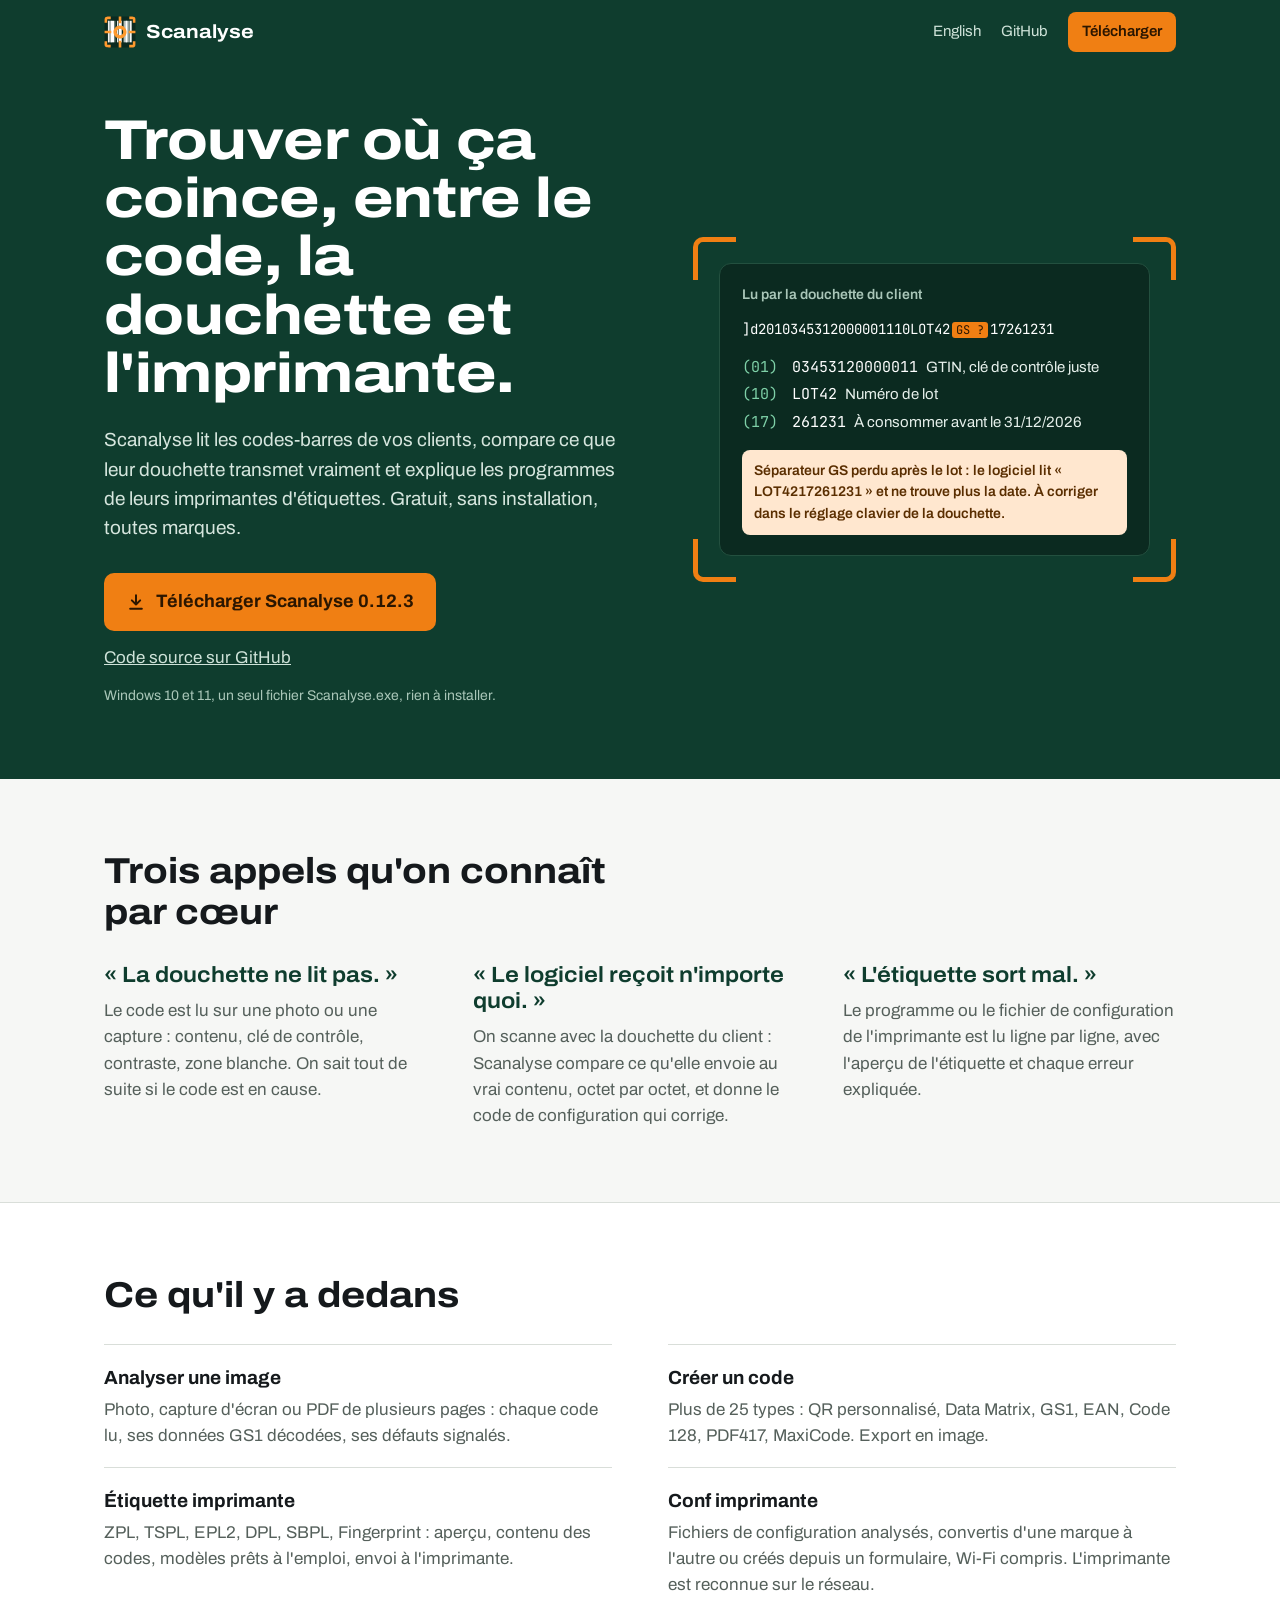
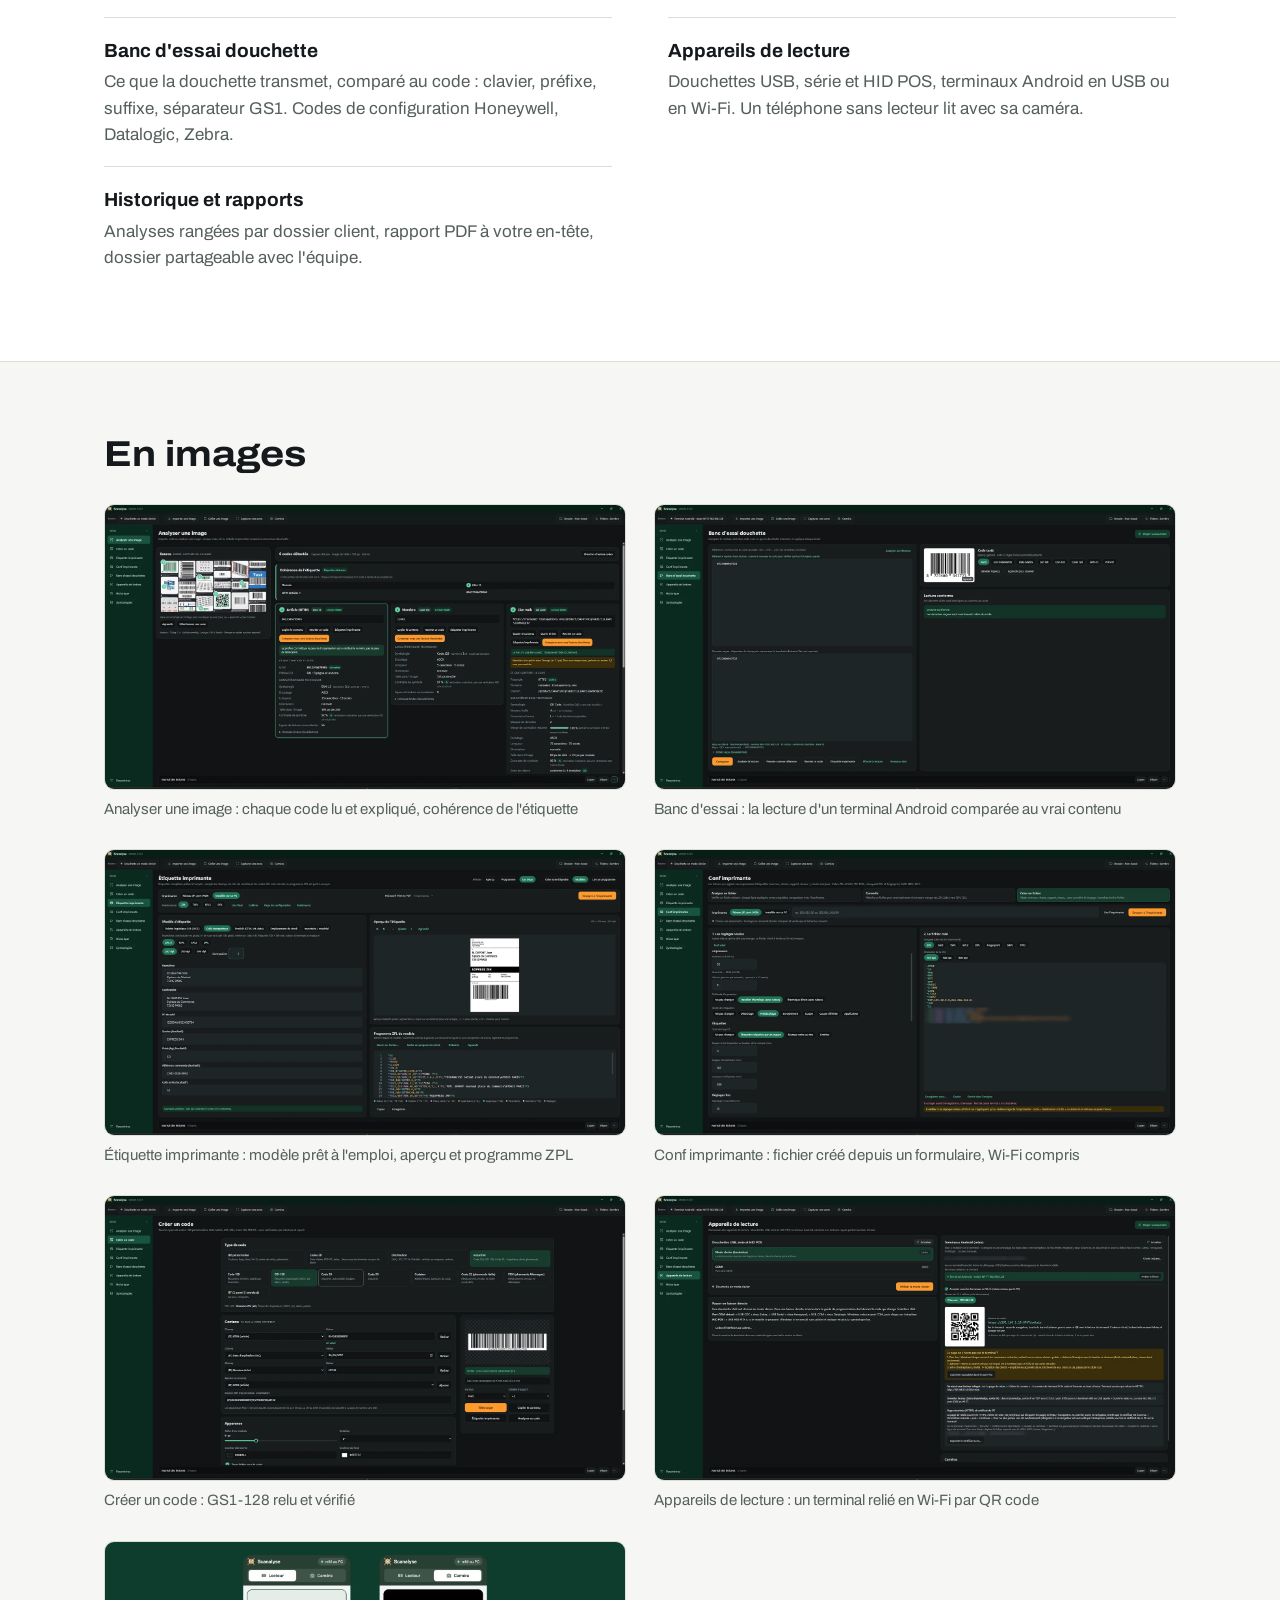
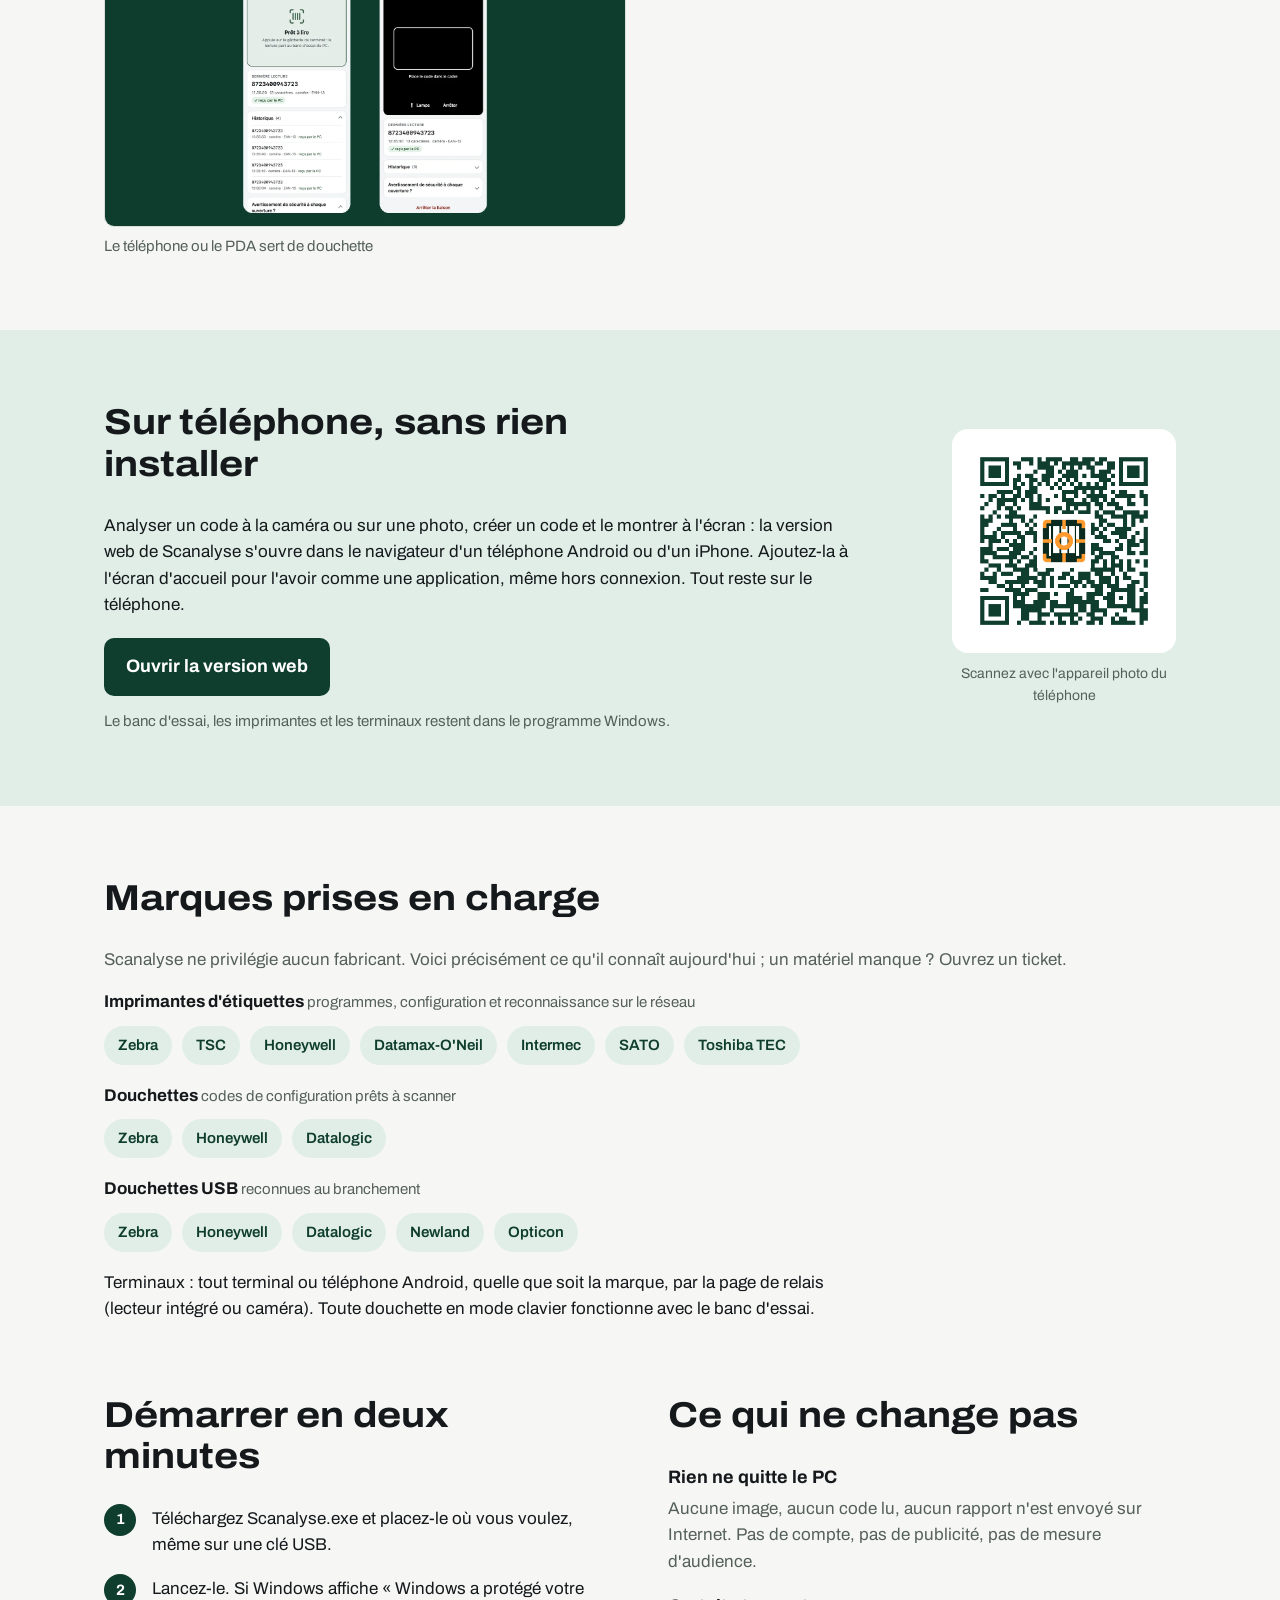
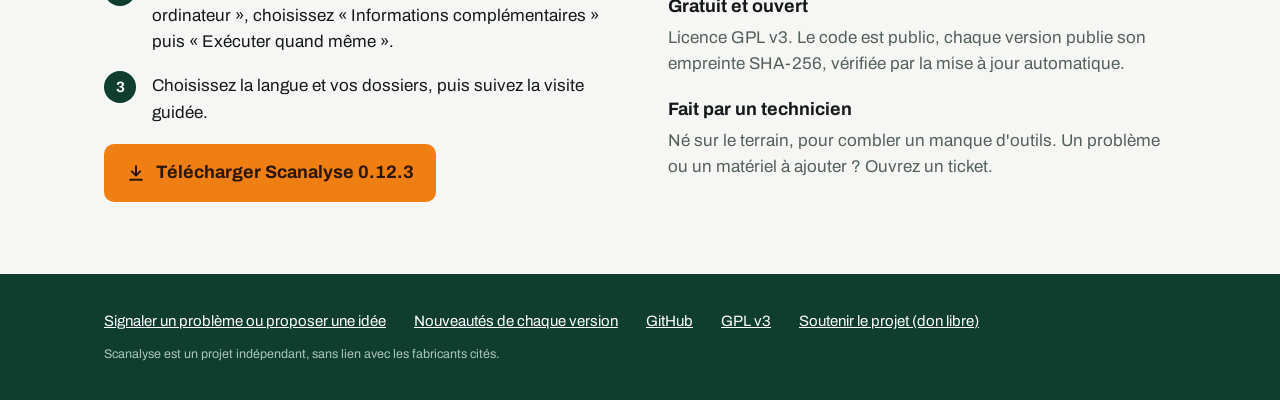
<file: site/index.html>
<!doctype html>
<html lang="fr">
<head>
<meta charset="utf-8">
<meta name="viewport" content="width=device-width,initial-scale=1">
<title>Scanalyse — la boîte à outils gratuite du technicien codes-barres</title>
<meta name="description" content="Programme Windows gratuit : lire et expliquer les codes-barres (GS1, QR, Data Matrix), tester une douchette, lire et envoyer les programmes et fichiers de configuration des imprimantes d&#x27;étiquettes, toutes marques.">
<link rel="canonical" href="https://kanard-compagny.github.io/scanalyse/">
<link rel="alternate" hreflang="fr" href="https://kanard-compagny.github.io/scanalyse/">
<link rel="alternate" hreflang="en" href="https://kanard-compagny.github.io/scanalyse/en/">
<link rel="icon" type="image/svg+xml" href="logo-petit.svg">
<meta property="og:type" content="website">
<meta property="og:title" content="Scanalyse — la boîte à outils gratuite du technicien codes-barres">
<meta property="og:description" content="Programme Windows gratuit : lire et expliquer les codes-barres (GS1, QR, Data Matrix), tester une douchette, lire et envoyer les programmes et fichiers de configuration des imprimantes d&#x27;étiquettes, toutes marques.">
<meta property="og:image" content="https://kanard-compagny.github.io/scanalyse/og.png">
<meta property="og:url" content="https://kanard-compagny.github.io/scanalyse/">
<meta name="twitter:card" content="summary_large_image">
<meta name="theme-color" content="#0F3D2E">
<style>
@font-face{font-family:Archivo;src:url(fonts/archivo.woff2) format("woff2");font-weight:100 900;font-stretch:62% 125%;font-display:swap}
@font-face{font-family:"JetBrains Mono";src:url(fonts/jetbrains-mono.woff2) format("woff2");font-weight:400;font-display:swap}
:root{--forest:#0F3D2E;--deep:#0B2A20;--brand:#145C43;--mint:#E1EEE8;--paper:#F6F7F5;--ink:#15191C;--muted:#55605B;--line:#D9DED9;--orange:#F07F13;--orange-ink:#2B1600;--warn:#FFE7CF}
*{box-sizing:border-box}
html{-webkit-text-size-adjust:100%}
body{margin:0;background:var(--paper);color:var(--ink);font:400 17px/1.55 Archivo,"Segoe UI",system-ui,sans-serif;font-stretch:100%}
a{color:var(--brand)}
a:focus-visible,button:focus-visible{outline:3px solid var(--orange);outline-offset:3px;border-radius:6px}
.wrap{max-width:1120px;margin:0 auto;padding:0 24px}
header.top{background:var(--forest);color:#fff}
header.top .wrap{display:flex;align-items:center;gap:18px;min-height:64px}
.brand{display:flex;align-items:center;gap:10px;color:#fff;text-decoration:none;font-weight:700;font-size:19px;font-stretch:112%}
.brand img{width:32px;height:32px}
header.top nav{margin-left:auto;display:flex;align-items:center;gap:20px;font-size:15px}
header.top nav a{color:#CFE3D9;text-decoration:none}
header.top nav a:hover{color:#fff;text-decoration:underline}
header.top nav a.dl{color:var(--orange-ink);background:var(--orange);padding:8px 14px;border-radius:8px;font-weight:600}
header.top nav a.dl:hover{text-decoration:none;filter:brightness(1.06)}
.hero{background:var(--forest);color:#fff;padding:48px 0 72px}
.hero .wrap{display:grid;grid-template-columns:1.05fr .95fr;gap:56px;align-items:center}
h1{font-size:clamp(34px,5vw,56px);line-height:1.04;font-weight:760;font-stretch:118%;letter-spacing:-.01em;margin:0 0 22px;max-width:15ch}
.lead{font-size:19px;color:#D6E6DE;max-width:36em;margin:0 0 30px}
.cta{display:flex;flex-wrap:wrap;align-items:center;gap:14px 22px}
.btn{display:inline-flex;align-items:center;gap:10px;background:var(--orange);color:var(--orange-ink);font-weight:700;font-size:18px;padding:15px 22px;border-radius:10px;text-decoration:none}
.btn:hover{filter:brightness(1.06)}
.btn svg{width:20px;height:20px}
.cta .src{color:#CFE3D9}
.note{font-size:14px;color:#A9C6B8;margin:14px 0 0}
/* Lecture dans le viseur : l'élément signature, repris des coins orange du logo */
.finder{position:relative;padding:26px}
.finder::before,.finder::after,.finder i::before,.finder i::after{content:"";position:absolute;width:38px;height:38px;border:5px solid var(--orange)}
.finder::before{top:0;left:0;border-right:0;border-bottom:0;border-top-left-radius:10px}
.finder::after{top:0;right:0;border-left:0;border-bottom:0;border-top-right-radius:10px}
.finder i::before{bottom:0;left:0;border-right:0;border-top:0;border-bottom-left-radius:10px}
.finder i::after{bottom:0;right:0;border-left:0;border-top:0;border-bottom-right-radius:10px}
.readout{background:var(--deep);border:1px solid #23503F;border-radius:12px;padding:20px 22px;font-size:15px}
.readout h2{font-size:14px;font-weight:600;color:#A9C6B8;margin:0 0 12px}
.raw{font-family:"JetBrains Mono",Consolas,monospace;font-size:14px;color:#fff;word-break:break-all;margin:0 0 16px;line-height:1.6}
.raw .gs{border-radius:3px;padding:0 4px;margin:0 2px;font-size:12px}
.raw .lost{color:var(--orange-ink);background:var(--orange)}
.ai{display:grid;grid-template-columns:auto 1fr;gap:4px 14px;margin:0}
.ai dt{font-family:"JetBrains Mono",Consolas,monospace;color:#7FD1A8}
.ai dd{margin:0;color:#E6F0EB}
.ai dd code{font-family:"JetBrains Mono",Consolas,monospace;color:#fff;margin-right:8px}
.warn{margin:16px 0 0;padding:10px 12px;border-radius:8px;background:var(--warn);color:#5A2E00;font-size:14px;font-weight:600}
section{padding:72px 0}
h2.sec{font-size:clamp(26px,3.2vw,36px);font-weight:720;font-stretch:112%;line-height:1.15;margin:0 0 28px;max-width:22ch}
.calls{display:grid;grid-template-columns:repeat(3,1fr);gap:36px}
.calls blockquote{margin:0 0 10px;font-size:22px;font-weight:650;font-stretch:108%;line-height:1.2;color:var(--forest)}
.calls p{margin:0;color:var(--muted)}
.tools{background:#fff;border-top:1px solid var(--line);border-bottom:1px solid var(--line)}
.tools dl{display:grid;grid-template-columns:repeat(2,1fr);gap:0 56px;margin:0}
.tools .row{padding:18px 0;border-top:1px solid var(--line)}
.tools dt{font-weight:700;font-size:19px;margin:0 0 4px}
.tools dd{margin:0;color:var(--muted);max-width:42em}
.shots{display:grid;grid-template-columns:repeat(2,1fr);gap:28px}
.shots figure{margin:0}
.shots img{width:100%;height:auto;border-radius:10px;border:1px solid var(--line);display:block;background:#fff}
.shots figcaption{font-size:15px;color:var(--muted);margin-top:8px}
.mobile{background:var(--mint)}
.mobile-grid{display:grid;grid-template-columns:1fr auto;gap:48px;align-items:center}
.mobile-qr{margin:0;width:224px;text-align:center}
.mobile-qr img{display:block;box-sizing:border-box;width:224px;height:224px;background:#fff;border-radius:16px;padding:12px}
.mobile-qr figcaption{font-size:14px;color:var(--muted);margin-top:10px}
@media (max-width:860px){.mobile-grid{grid-template-columns:1fr}.mobile-qr{display:none}}
.mobile p{max-width:44em;margin:0 0 20px}
.btn-green{background:var(--forest);color:#fff}
.note-dark{font-size:15px;color:var(--muted);margin:14px 0 0!important}
.brands p{color:var(--muted);margin:0 0 16px}
.brand-row{margin:0 0 18px}
.brand-row h3{font-size:17px;margin:0 0 10px}
.brand-row h3 small{font-weight:400;color:var(--muted);font-size:15px}
.brands-any{margin:6px 0 0!important;color:var(--ink)!important;max-width:44em}
.brands ul{list-style:none;margin:0;padding:0;display:flex;flex-wrap:wrap;gap:10px}
.brands li{background:var(--mint);color:var(--forest);font-weight:600;padding:8px 14px;border-radius:999px;font-size:15px}
.split{display:grid;grid-template-columns:1fr 1fr;gap:56px;align-items:start}
ol.steps{margin:0;padding:0;list-style:none;counter-reset:s}
ol.steps li{counter-increment:s;position:relative;padding:0 0 18px 48px}
ol.steps li::before{content:counter(s);position:absolute;left:0;top:-2px;width:32px;height:32px;border-radius:50%;background:var(--forest);color:#fff;font-weight:700;display:grid;place-items:center;font-size:15px}
.trust div{padding:0 0 18px}
.trust h3{margin:0 0 4px;font-size:18px}
.trust p{margin:0;color:var(--muted)}
footer{background:var(--forest);color:#CFE3D9;padding:36px 0;font-size:15px}
footer .wrap{display:flex;flex-wrap:wrap;gap:12px 28px;align-items:center}
footer a{color:#fff}
footer small{flex-basis:100%;color:#A9C6B8}
@media (max-width:860px){
 .hero .wrap,.split{grid-template-columns:1fr;gap:36px}
 .calls,.tools dl,.shots{grid-template-columns:1fr}
 .calls{gap:28px}
 header.top nav a.src{display:none}
 section{padding:52px 0}
}
@media (max-width:480px){.wrap{padding:0 16px}.finder{padding:18px}.btn{width:100%;justify-content:center}}
</style>
</head>
<body>
<header class="top"><div class="wrap">
  <a class="brand" href="./"><img src="logo.svg" alt="" width="32" height="32">Scanalyse</a>
  <nav><a href="en/" hreflang="en" lang="en">English</a><a class="src" href="https://github.com/Kanard-Compagny/scanalyse">GitHub</a><a class="dl" href="https://github.com/Kanard-Compagny/scanalyse/releases/latest/download/Scanalyse.exe">Télécharger</a></nav>
</div></header>
<main>
<div class="hero"><div class="wrap">
  <div>
    <h1>Trouver où ça coince, entre le code, la douchette et l&#x27;imprimante.</h1>
    <p class="lead">Scanalyse lit les codes-barres de vos clients, compare ce que leur douchette transmet vraiment et explique les programmes de leurs imprimantes d&#x27;étiquettes. Gratuit, sans installation, toutes marques.</p>
    <div class="cta">
      <a class="btn" href="https://github.com/Kanard-Compagny/scanalyse/releases/latest/download/Scanalyse.exe"><svg viewBox="0 0 24 24" fill="none" stroke="currentColor" stroke-width="2.4" stroke-linecap="round" stroke-linejoin="round" aria-hidden="true"><path d="M12 4v11M7 10l5 5 5-5M5 20h14"/></svg>Télécharger Scanalyse 0.12.3</a>
      <a class="src" href="https://github.com/Kanard-Compagny/scanalyse">Code source sur GitHub</a>
    </div>
    <p class="note">Windows 10 et 11, un seul fichier Scanalyse.exe, rien à installer.</p>
  </div>
  <div class="finder"><i></i>
    <div class="readout">
      <h2>Lu par la douchette du client</h2>
      <p class="raw">]d2010345312000001110LOT42<span class="gs lost">GS ?</span>17261231</p>
      <dl class="ai"><dt>(01)</dt><dd><code>03453120000011</code>GTIN, clé de contrôle juste</dd><dt>(10)</dt><dd><code>LOT42</code>Numéro de lot</dd><dt>(17)</dt><dd><code>261231</code>À consommer avant le 31/12/2026</dd></dl>
      <p class="warn">Séparateur GS perdu après le lot : le logiciel lit « LOT4217261231 » et ne trouve plus la date. À corriger dans le réglage clavier de la douchette.</p>
    </div>
  </div>
</div></div>

<section><div class="wrap">
  <h2 class="sec">Trois appels qu&#x27;on connaît par cœur</h2>
  <div class="calls"><div><blockquote>« La douchette ne lit pas. »</blockquote><p>Le code est lu sur une photo ou une capture : contenu, clé de contrôle, contraste, zone blanche. On sait tout de suite si le code est en cause.</p></div><div><blockquote>« Le logiciel reçoit n&#x27;importe quoi. »</blockquote><p>On scanne avec la douchette du client : Scanalyse compare ce qu&#x27;elle envoie au vrai contenu, octet par octet, et donne le code de configuration qui corrige.</p></div><div><blockquote>« L&#x27;étiquette sort mal. »</blockquote><p>Le programme ou le fichier de configuration de l&#x27;imprimante est lu ligne par ligne, avec l&#x27;aperçu de l&#x27;étiquette et chaque erreur expliquée.</p></div></div>
</div></section>

<section class="tools"><div class="wrap">
  <h2 class="sec">Ce qu&#x27;il y a dedans</h2>
  <dl><div class="row"><dt>Analyser une image</dt><dd>Photo, capture d&#x27;écran ou PDF de plusieurs pages : chaque code lu, ses données GS1 décodées, ses défauts signalés.</dd></div><div class="row"><dt>Créer un code</dt><dd>Plus de 25 types : QR personnalisé, Data Matrix, GS1, EAN, Code 128, PDF417, MaxiCode. Export en image.</dd></div><div class="row"><dt>Étiquette imprimante</dt><dd>ZPL, TSPL, EPL2, DPL, SBPL, Fingerprint : aperçu, contenu des codes, modèles prêts à l&#x27;emploi, envoi à l&#x27;imprimante.</dd></div><div class="row"><dt>Conf imprimante</dt><dd>Fichiers de configuration analysés, convertis d&#x27;une marque à l&#x27;autre ou créés depuis un formulaire, Wi-Fi compris. L&#x27;imprimante est reconnue sur le réseau.</dd></div><div class="row"><dt>Banc d&#x27;essai douchette</dt><dd>Ce que la douchette transmet, comparé au code : clavier, préfixe, suffixe, séparateur GS1. Codes de configuration Honeywell, Datalogic, Zebra.</dd></div><div class="row"><dt>Appareils de lecture</dt><dd>Douchettes USB, série et HID POS, terminaux Android en USB ou en Wi-Fi. Un téléphone sans lecteur lit avec sa caméra.</dd></div><div class="row"><dt>Historique et rapports</dt><dd>Analyses rangées par dossier client, rapport PDF à votre en-tête, dossier partageable avec l&#x27;équipe.</dd></div></dl>
</div></section>

<section><div class="wrap">
  <h2 class="sec">En images</h2>
  <div class="shots"><figure><a href="captures/analyser.webp"><img src="captures/analyser.webp" alt="Analyser une image : chaque code lu et expliqué, cohérence de l&#x27;étiquette" width="1600" height="875" loading="lazy"></a><figcaption>Analyser une image : chaque code lu et expliqué, cohérence de l&#x27;étiquette</figcaption></figure><figure><a href="captures/banc.webp"><img src="captures/banc.webp" alt="Banc d&#x27;essai : la lecture d&#x27;un terminal Android comparée au vrai contenu" width="1600" height="875" loading="lazy"></a><figcaption>Banc d&#x27;essai : la lecture d&#x27;un terminal Android comparée au vrai contenu</figcaption></figure><figure><a href="captures/etiquette.webp"><img src="captures/etiquette.webp" alt="Étiquette imprimante : modèle prêt à l&#x27;emploi, aperçu et programme ZPL" width="1600" height="875" loading="lazy"></a><figcaption>Étiquette imprimante : modèle prêt à l&#x27;emploi, aperçu et programme ZPL</figcaption></figure><figure><a href="captures/conf.webp"><img src="captures/conf.webp" alt="Conf imprimante : fichier créé depuis un formulaire, Wi-Fi compris" width="1600" height="875" loading="lazy"></a><figcaption>Conf imprimante : fichier créé depuis un formulaire, Wi-Fi compris</figcaption></figure><figure><a href="captures/creer.webp"><img src="captures/creer.webp" alt="Créer un code : GS1-128 relu et vérifié" width="1600" height="875" loading="lazy"></a><figcaption>Créer un code : GS1-128 relu et vérifié</figcaption></figure><figure><a href="captures/appareils.webp"><img src="captures/appareils.webp" alt="Appareils de lecture : un terminal relié en Wi-Fi par QR code" width="1600" height="875" loading="lazy"></a><figcaption>Appareils de lecture : un terminal relié en Wi-Fi par QR code</figcaption></figure><figure><a href="captures/relais.webp"><img src="captures/relais.webp" alt="Le téléphone ou le PDA sert de douchette" width="1600" height="875" loading="lazy"></a><figcaption>Le téléphone ou le PDA sert de douchette</figcaption></figure></div>
</div></section>

<section class="mobile"><div class="wrap mobile-grid">
  <div>
    <h2 class="sec">Sur téléphone, sans rien installer</h2>
    <p>Analyser un code à la caméra ou sur une photo, créer un code et le montrer à l&#x27;écran : la version web de Scanalyse s&#x27;ouvre dans le navigateur d&#x27;un téléphone Android ou d&#x27;un iPhone. Ajoutez-la à l&#x27;écran d&#x27;accueil pour l&#x27;avoir comme une application, même hors connexion. Tout reste sur le téléphone.</p>
    <a class="btn btn-green" href="app/">Ouvrir la version web</a>
    <p class="note-dark">Le banc d&#x27;essai, les imprimantes et les terminaux restent dans le programme Windows.</p>
  </div>
  <figure class="mobile-qr"><img src="app-qr.png" alt="" width="224" height="224"><figcaption>Scannez avec l&#x27;appareil photo du téléphone</figcaption></figure>
</div></section>

<section class="brands"><div class="wrap">
  <h2 class="sec">Marques prises en charge</h2>
  <p>Scanalyse ne privilégie aucun fabricant. Voici précisément ce qu&#x27;il connaît aujourd&#x27;hui ; un matériel manque ? Ouvrez un ticket.</p>
  <div class="brand-row"><h3>Imprimantes d&#x27;étiquettes <small>programmes, configuration et reconnaissance sur le réseau</small></h3><ul><li>Zebra</li><li>TSC</li><li>Honeywell</li><li>Datamax-O&#x27;Neil</li><li>Intermec</li><li>SATO</li><li>Toshiba TEC</li></ul></div><div class="brand-row"><h3>Douchettes <small>codes de configuration prêts à scanner</small></h3><ul><li>Zebra</li><li>Honeywell</li><li>Datalogic</li></ul></div><div class="brand-row"><h3>Douchettes USB <small>reconnues au branchement</small></h3><ul><li>Zebra</li><li>Honeywell</li><li>Datalogic</li><li>Newland</li><li>Opticon</li></ul></div>
  <p class="brands-any">Terminaux : tout terminal ou téléphone Android, quelle que soit la marque, par la page de relais (lecteur intégré ou caméra). Toute douchette en mode clavier fonctionne avec le banc d&#x27;essai.</p>
</div></section>

<section style="padding-top:0"><div class="wrap split">
  <div><h2 class="sec">Démarrer en deux minutes</h2><ol class="steps"><li>Téléchargez Scanalyse.exe et placez-le où vous voulez, même sur une clé USB.</li><li>Lancez-le. Si Windows affiche « Windows a protégé votre ordinateur », choisissez « Informations complémentaires » puis « Exécuter quand même ».</li><li>Choisissez la langue et vos dossiers, puis suivez la visite guidée.</li></ol>
    <a class="btn" href="https://github.com/Kanard-Compagny/scanalyse/releases/latest/download/Scanalyse.exe"><svg viewBox="0 0 24 24" fill="none" stroke="currentColor" stroke-width="2.4" stroke-linecap="round" stroke-linejoin="round" aria-hidden="true"><path d="M12 4v11M7 10l5 5 5-5M5 20h14"/></svg>Télécharger Scanalyse 0.12.3</a></div>
  <div class="trust"><h2 class="sec">Ce qui ne change pas</h2><div><h3>Rien ne quitte le PC</h3><p>Aucune image, aucun code lu, aucun rapport n&#x27;est envoyé sur Internet. Pas de compte, pas de publicité, pas de mesure d&#x27;audience.</p></div><div><h3>Gratuit et ouvert</h3><p>Licence GPL v3. Le code est public, chaque version publie son empreinte SHA-256, vérifiée par la mise à jour automatique.</p></div><div><h3>Fait par un technicien</h3><p>Né sur le terrain, pour combler un manque d&#x27;outils. Un problème ou un matériel à ajouter ? Ouvrez un ticket.</p></div></div>
</div></section>
</main>
<footer><div class="wrap">
  <a href="https://github.com/Kanard-Compagny/scanalyse/issues/new/choose">Signaler un problème ou proposer une idée</a>
  <a href="https://github.com/Kanard-Compagny/scanalyse/blob/main/CHANGELOG.md">Nouveautés de chaque version</a>
  <a href="https://github.com/Kanard-Compagny/scanalyse">GitHub</a>
  <a href="https://github.com/Kanard-Compagny/scanalyse/blob/main/LICENSE">GPL v3</a>
  <a href="https://www.paypal.me/MrKanard">Soutenir le projet (don libre)</a>
  <small>Scanalyse est un projet indépendant, sans lien avec les fabricants cités.</small>
</div></footer>
</body>
</html>
</file>
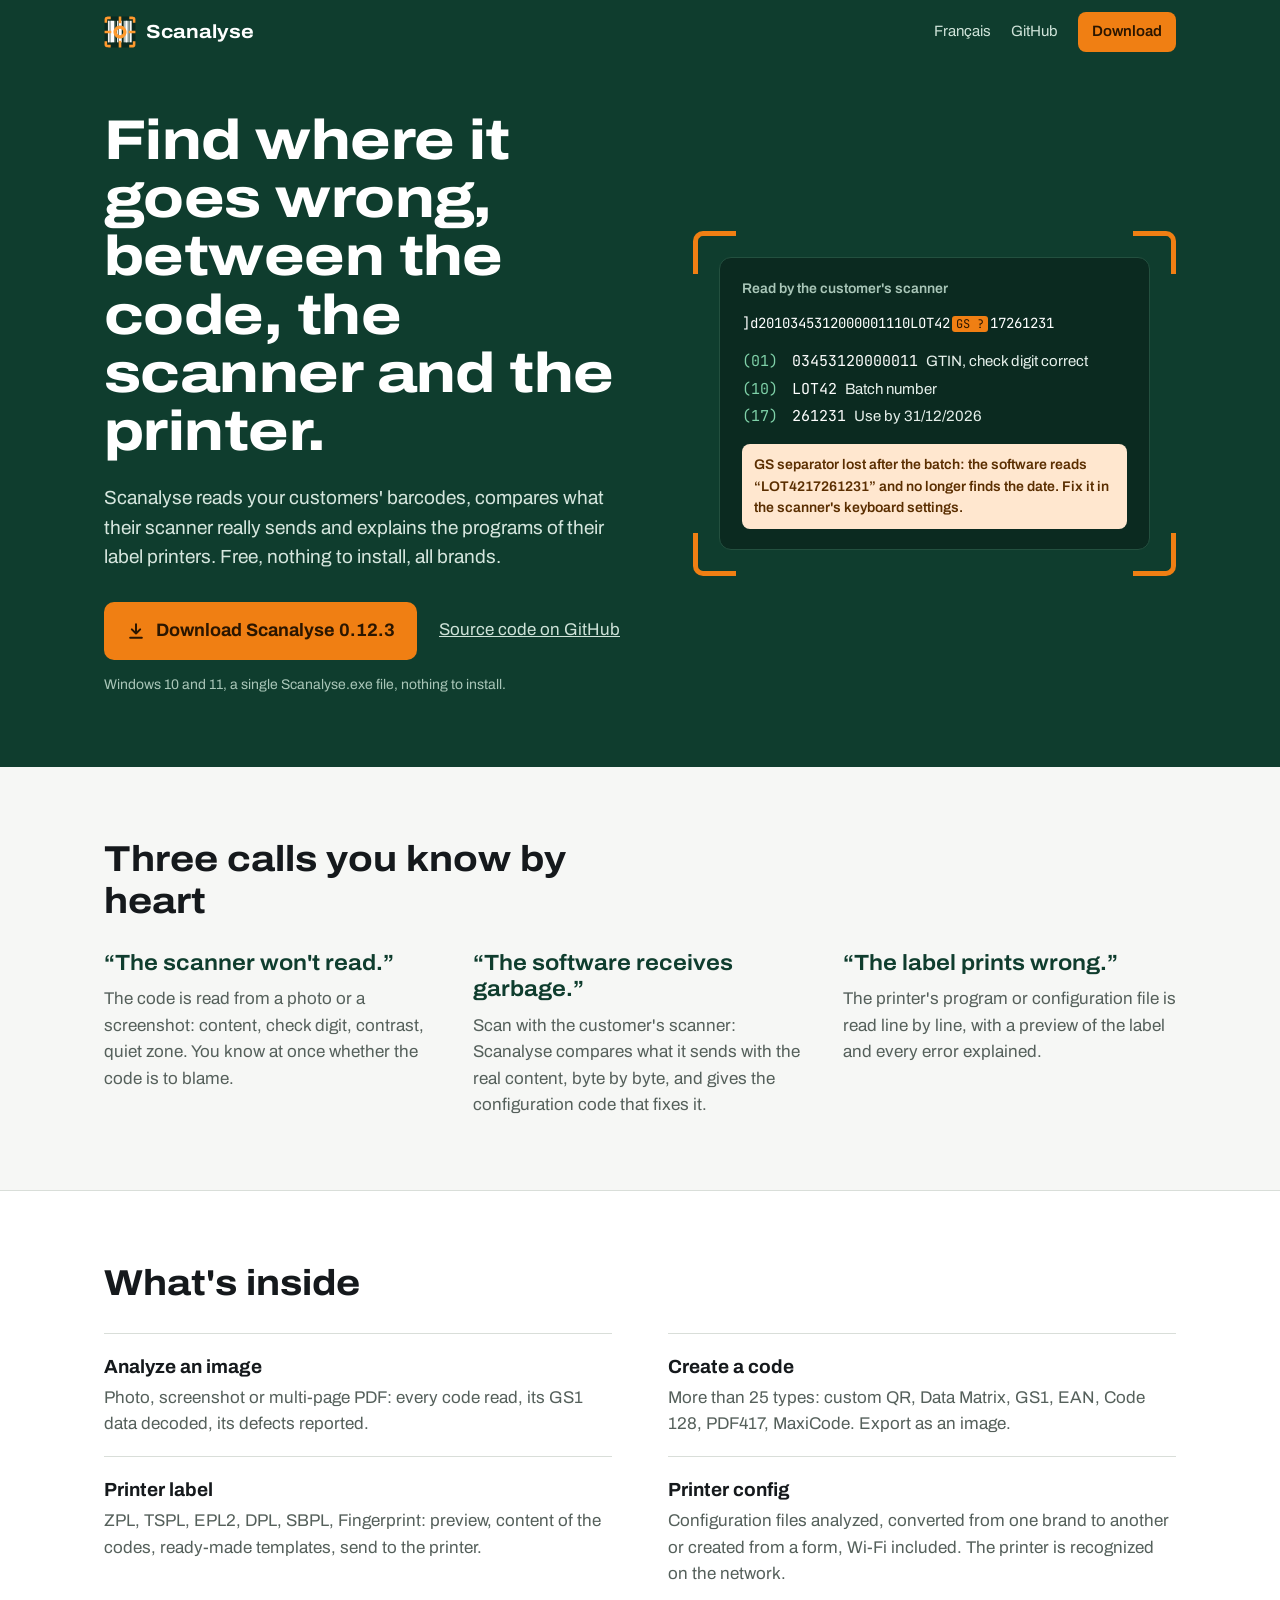
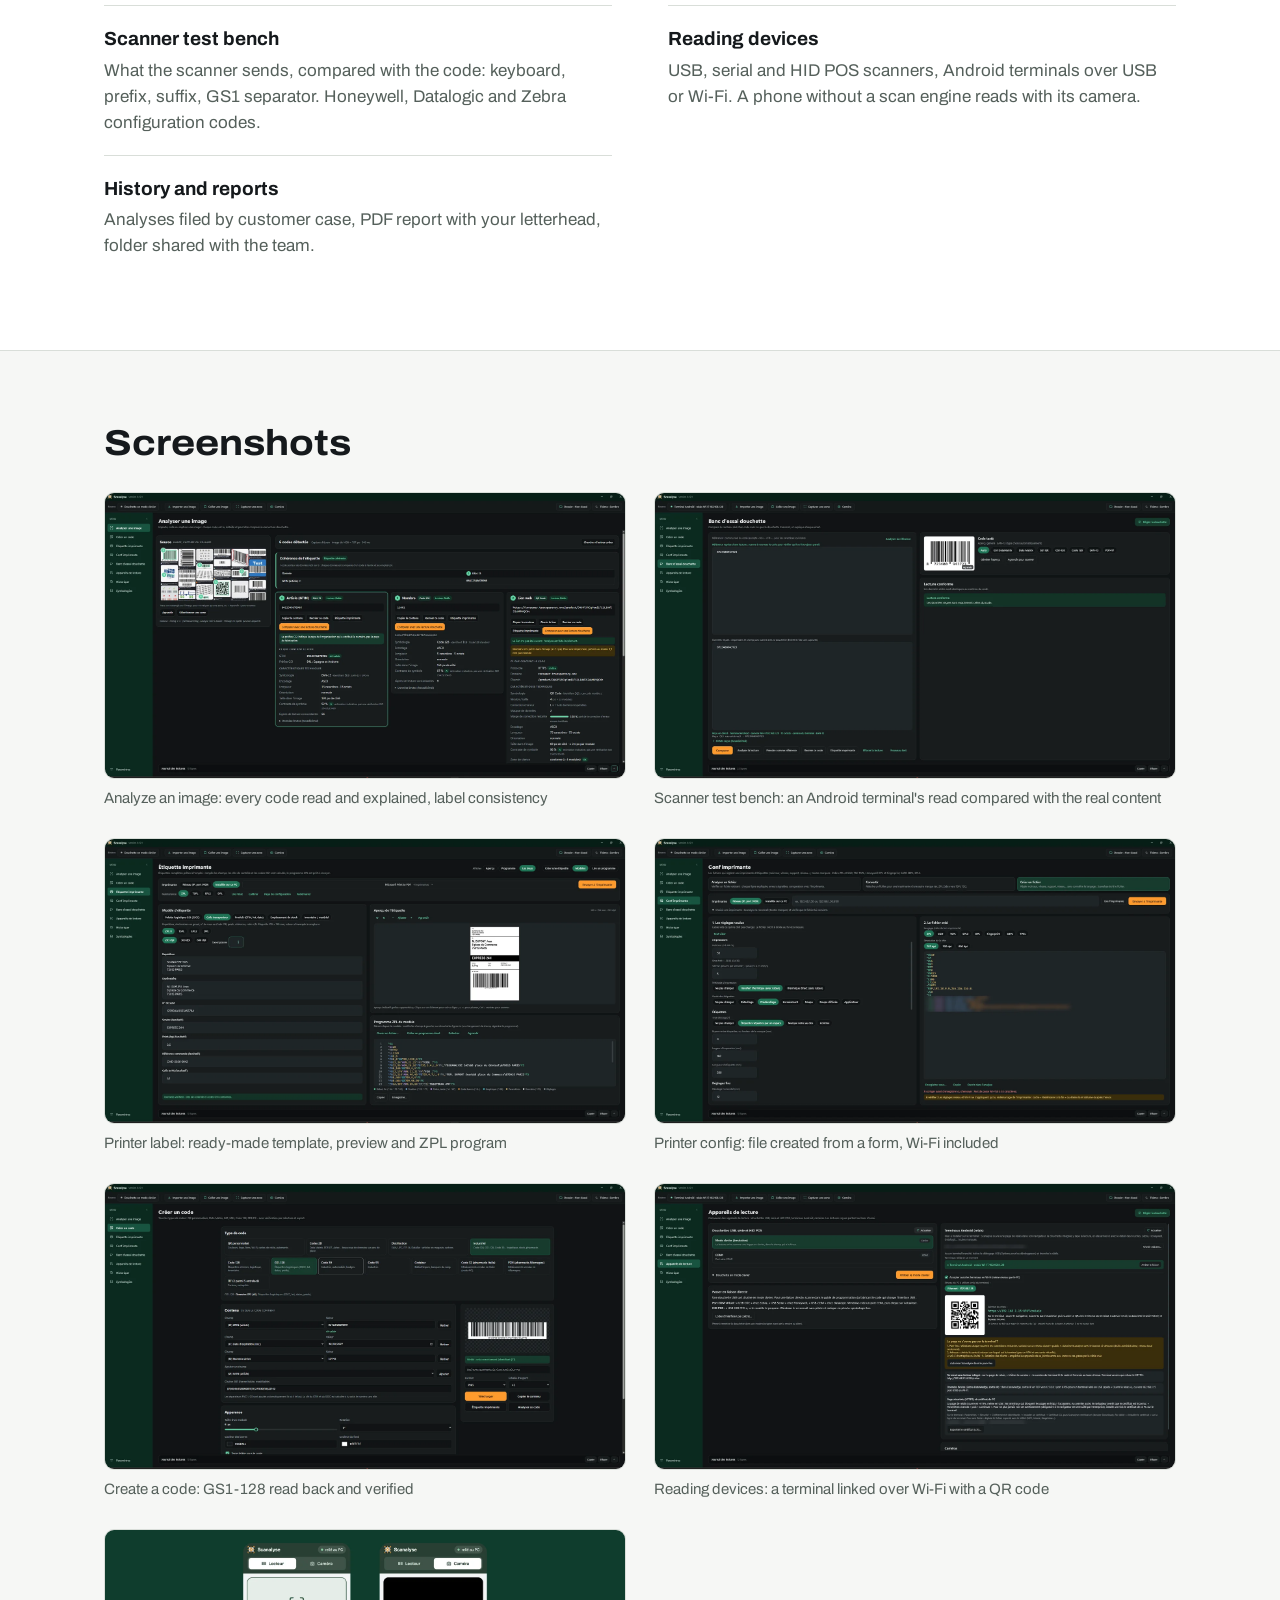
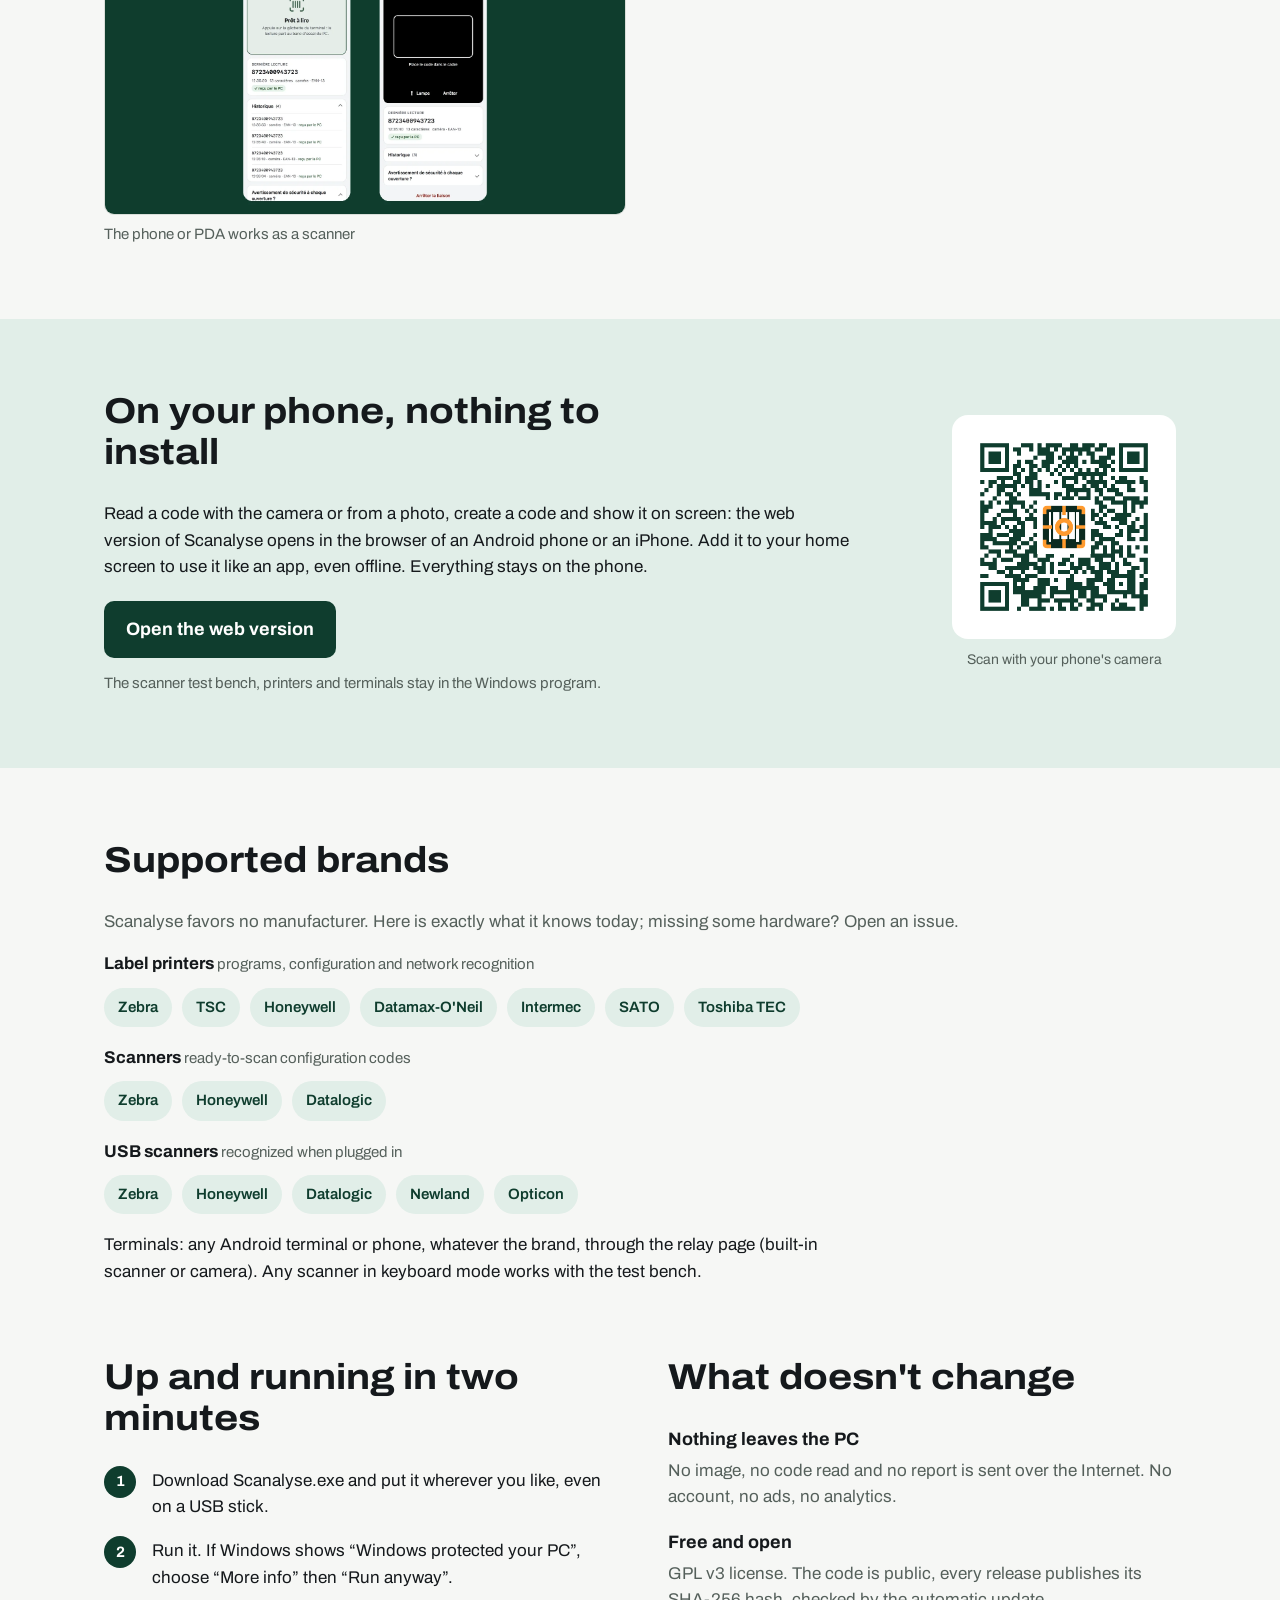
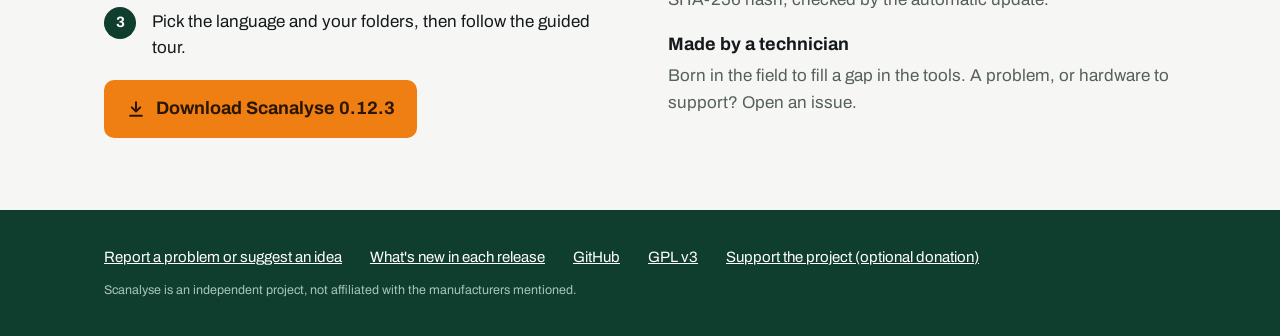
<file: site/en/index.html>
<!doctype html>
<html lang="en">
<head>
<meta charset="utf-8">
<meta name="viewport" content="width=device-width,initial-scale=1">
<title>Scanalyse — the free toolbox for barcode technicians</title>
<meta name="description" content="Free Windows program: read and explain barcodes (GS1, QR, Data Matrix), test a scanner, read and send label printer programs and configuration files, all brands.">
<link rel="canonical" href="https://kanard-compagny.github.io/scanalyse/en/">
<link rel="alternate" hreflang="fr" href="https://kanard-compagny.github.io/scanalyse/">
<link rel="alternate" hreflang="en" href="https://kanard-compagny.github.io/scanalyse/en/">
<link rel="icon" type="image/svg+xml" href="../logo-petit.svg">
<meta property="og:type" content="website">
<meta property="og:title" content="Scanalyse — the free toolbox for barcode technicians">
<meta property="og:description" content="Free Windows program: read and explain barcodes (GS1, QR, Data Matrix), test a scanner, read and send label printer programs and configuration files, all brands.">
<meta property="og:image" content="https://kanard-compagny.github.io/scanalyse/og.png">
<meta property="og:url" content="https://kanard-compagny.github.io/scanalyse/en/">
<meta name="twitter:card" content="summary_large_image">
<meta name="theme-color" content="#0F3D2E">
<style>
@font-face{font-family:Archivo;src:url(../fonts/archivo.woff2) format("woff2");font-weight:100 900;font-stretch:62% 125%;font-display:swap}
@font-face{font-family:"JetBrains Mono";src:url(../fonts/jetbrains-mono.woff2) format("woff2");font-weight:400;font-display:swap}
:root{--forest:#0F3D2E;--deep:#0B2A20;--brand:#145C43;--mint:#E1EEE8;--paper:#F6F7F5;--ink:#15191C;--muted:#55605B;--line:#D9DED9;--orange:#F07F13;--orange-ink:#2B1600;--warn:#FFE7CF}
*{box-sizing:border-box}
html{-webkit-text-size-adjust:100%}
body{margin:0;background:var(--paper);color:var(--ink);font:400 17px/1.55 Archivo,"Segoe UI",system-ui,sans-serif;font-stretch:100%}
a{color:var(--brand)}
a:focus-visible,button:focus-visible{outline:3px solid var(--orange);outline-offset:3px;border-radius:6px}
.wrap{max-width:1120px;margin:0 auto;padding:0 24px}
header.top{background:var(--forest);color:#fff}
header.top .wrap{display:flex;align-items:center;gap:18px;min-height:64px}
.brand{display:flex;align-items:center;gap:10px;color:#fff;text-decoration:none;font-weight:700;font-size:19px;font-stretch:112%}
.brand img{width:32px;height:32px}
header.top nav{margin-left:auto;display:flex;align-items:center;gap:20px;font-size:15px}
header.top nav a{color:#CFE3D9;text-decoration:none}
header.top nav a:hover{color:#fff;text-decoration:underline}
header.top nav a.dl{color:var(--orange-ink);background:var(--orange);padding:8px 14px;border-radius:8px;font-weight:600}
header.top nav a.dl:hover{text-decoration:none;filter:brightness(1.06)}
.hero{background:var(--forest);color:#fff;padding:48px 0 72px}
.hero .wrap{display:grid;grid-template-columns:1.05fr .95fr;gap:56px;align-items:center}
h1{font-size:clamp(34px,5vw,56px);line-height:1.04;font-weight:760;font-stretch:118%;letter-spacing:-.01em;margin:0 0 22px;max-width:15ch}
.lead{font-size:19px;color:#D6E6DE;max-width:36em;margin:0 0 30px}
.cta{display:flex;flex-wrap:wrap;align-items:center;gap:14px 22px}
.btn{display:inline-flex;align-items:center;gap:10px;background:var(--orange);color:var(--orange-ink);font-weight:700;font-size:18px;padding:15px 22px;border-radius:10px;text-decoration:none}
.btn:hover{filter:brightness(1.06)}
.btn svg{width:20px;height:20px}
.cta .src{color:#CFE3D9}
.note{font-size:14px;color:#A9C6B8;margin:14px 0 0}
/* Lecture dans le viseur : l'élément signature, repris des coins orange du logo */
.finder{position:relative;padding:26px}
.finder::before,.finder::after,.finder i::before,.finder i::after{content:"";position:absolute;width:38px;height:38px;border:5px solid var(--orange)}
.finder::before{top:0;left:0;border-right:0;border-bottom:0;border-top-left-radius:10px}
.finder::after{top:0;right:0;border-left:0;border-bottom:0;border-top-right-radius:10px}
.finder i::before{bottom:0;left:0;border-right:0;border-top:0;border-bottom-left-radius:10px}
.finder i::after{bottom:0;right:0;border-left:0;border-top:0;border-bottom-right-radius:10px}
.readout{background:var(--deep);border:1px solid #23503F;border-radius:12px;padding:20px 22px;font-size:15px}
.readout h2{font-size:14px;font-weight:600;color:#A9C6B8;margin:0 0 12px}
.raw{font-family:"JetBrains Mono",Consolas,monospace;font-size:14px;color:#fff;word-break:break-all;margin:0 0 16px;line-height:1.6}
.raw .gs{border-radius:3px;padding:0 4px;margin:0 2px;font-size:12px}
.raw .lost{color:var(--orange-ink);background:var(--orange)}
.ai{display:grid;grid-template-columns:auto 1fr;gap:4px 14px;margin:0}
.ai dt{font-family:"JetBrains Mono",Consolas,monospace;color:#7FD1A8}
.ai dd{margin:0;color:#E6F0EB}
.ai dd code{font-family:"JetBrains Mono",Consolas,monospace;color:#fff;margin-right:8px}
.warn{margin:16px 0 0;padding:10px 12px;border-radius:8px;background:var(--warn);color:#5A2E00;font-size:14px;font-weight:600}
section{padding:72px 0}
h2.sec{font-size:clamp(26px,3.2vw,36px);font-weight:720;font-stretch:112%;line-height:1.15;margin:0 0 28px;max-width:22ch}
.calls{display:grid;grid-template-columns:repeat(3,1fr);gap:36px}
.calls blockquote{margin:0 0 10px;font-size:22px;font-weight:650;font-stretch:108%;line-height:1.2;color:var(--forest)}
.calls p{margin:0;color:var(--muted)}
.tools{background:#fff;border-top:1px solid var(--line);border-bottom:1px solid var(--line)}
.tools dl{display:grid;grid-template-columns:repeat(2,1fr);gap:0 56px;margin:0}
.tools .row{padding:18px 0;border-top:1px solid var(--line)}
.tools dt{font-weight:700;font-size:19px;margin:0 0 4px}
.tools dd{margin:0;color:var(--muted);max-width:42em}
.shots{display:grid;grid-template-columns:repeat(2,1fr);gap:28px}
.shots figure{margin:0}
.shots img{width:100%;height:auto;border-radius:10px;border:1px solid var(--line);display:block;background:#fff}
.shots figcaption{font-size:15px;color:var(--muted);margin-top:8px}
.mobile{background:var(--mint)}
.mobile-grid{display:grid;grid-template-columns:1fr auto;gap:48px;align-items:center}
.mobile-qr{margin:0;width:224px;text-align:center}
.mobile-qr img{display:block;box-sizing:border-box;width:224px;height:224px;background:#fff;border-radius:16px;padding:12px}
.mobile-qr figcaption{font-size:14px;color:var(--muted);margin-top:10px}
@media (max-width:860px){.mobile-grid{grid-template-columns:1fr}.mobile-qr{display:none}}
.mobile p{max-width:44em;margin:0 0 20px}
.btn-green{background:var(--forest);color:#fff}
.note-dark{font-size:15px;color:var(--muted);margin:14px 0 0!important}
.brands p{color:var(--muted);margin:0 0 16px}
.brand-row{margin:0 0 18px}
.brand-row h3{font-size:17px;margin:0 0 10px}
.brand-row h3 small{font-weight:400;color:var(--muted);font-size:15px}
.brands-any{margin:6px 0 0!important;color:var(--ink)!important;max-width:44em}
.brands ul{list-style:none;margin:0;padding:0;display:flex;flex-wrap:wrap;gap:10px}
.brands li{background:var(--mint);color:var(--forest);font-weight:600;padding:8px 14px;border-radius:999px;font-size:15px}
.split{display:grid;grid-template-columns:1fr 1fr;gap:56px;align-items:start}
ol.steps{margin:0;padding:0;list-style:none;counter-reset:s}
ol.steps li{counter-increment:s;position:relative;padding:0 0 18px 48px}
ol.steps li::before{content:counter(s);position:absolute;left:0;top:-2px;width:32px;height:32px;border-radius:50%;background:var(--forest);color:#fff;font-weight:700;display:grid;place-items:center;font-size:15px}
.trust div{padding:0 0 18px}
.trust h3{margin:0 0 4px;font-size:18px}
.trust p{margin:0;color:var(--muted)}
footer{background:var(--forest);color:#CFE3D9;padding:36px 0;font-size:15px}
footer .wrap{display:flex;flex-wrap:wrap;gap:12px 28px;align-items:center}
footer a{color:#fff}
footer small{flex-basis:100%;color:#A9C6B8}
@media (max-width:860px){
 .hero .wrap,.split{grid-template-columns:1fr;gap:36px}
 .calls,.tools dl,.shots{grid-template-columns:1fr}
 .calls{gap:28px}
 header.top nav a.src{display:none}
 section{padding:52px 0}
}
@media (max-width:480px){.wrap{padding:0 16px}.finder{padding:18px}.btn{width:100%;justify-content:center}}
</style>
</head>
<body>
<header class="top"><div class="wrap">
  <a class="brand" href="./"><img src="../logo.svg" alt="" width="32" height="32">Scanalyse</a>
  <nav><a href="../" hreflang="fr" lang="fr">Français</a><a class="src" href="https://github.com/Kanard-Compagny/scanalyse">GitHub</a><a class="dl" href="https://github.com/Kanard-Compagny/scanalyse/releases/latest/download/Scanalyse.exe">Download</a></nav>
</div></header>
<main>
<div class="hero"><div class="wrap">
  <div>
    <h1>Find where it goes wrong, between the code, the scanner and the printer.</h1>
    <p class="lead">Scanalyse reads your customers&#x27; barcodes, compares what their scanner really sends and explains the programs of their label printers. Free, nothing to install, all brands.</p>
    <div class="cta">
      <a class="btn" href="https://github.com/Kanard-Compagny/scanalyse/releases/latest/download/Scanalyse.exe"><svg viewBox="0 0 24 24" fill="none" stroke="currentColor" stroke-width="2.4" stroke-linecap="round" stroke-linejoin="round" aria-hidden="true"><path d="M12 4v11M7 10l5 5 5-5M5 20h14"/></svg>Download Scanalyse 0.12.3</a>
      <a class="src" href="https://github.com/Kanard-Compagny/scanalyse">Source code on GitHub</a>
    </div>
    <p class="note">Windows 10 and 11, a single Scanalyse.exe file, nothing to install.</p>
  </div>
  <div class="finder"><i></i>
    <div class="readout">
      <h2>Read by the customer&#x27;s scanner</h2>
      <p class="raw">]d2010345312000001110LOT42<span class="gs lost">GS ?</span>17261231</p>
      <dl class="ai"><dt>(01)</dt><dd><code>03453120000011</code>GTIN, check digit correct</dd><dt>(10)</dt><dd><code>LOT42</code>Batch number</dd><dt>(17)</dt><dd><code>261231</code>Use by 31/12/2026</dd></dl>
      <p class="warn">GS separator lost after the batch: the software reads “LOT4217261231” and no longer finds the date. Fix it in the scanner&#x27;s keyboard settings.</p>
    </div>
  </div>
</div></div>

<section><div class="wrap">
  <h2 class="sec">Three calls you know by heart</h2>
  <div class="calls"><div><blockquote>“The scanner won&#x27;t read.”</blockquote><p>The code is read from a photo or a screenshot: content, check digit, contrast, quiet zone. You know at once whether the code is to blame.</p></div><div><blockquote>“The software receives garbage.”</blockquote><p>Scan with the customer&#x27;s scanner: Scanalyse compares what it sends with the real content, byte by byte, and gives the configuration code that fixes it.</p></div><div><blockquote>“The label prints wrong.”</blockquote><p>The printer&#x27;s program or configuration file is read line by line, with a preview of the label and every error explained.</p></div></div>
</div></section>

<section class="tools"><div class="wrap">
  <h2 class="sec">What&#x27;s inside</h2>
  <dl><div class="row"><dt>Analyze an image</dt><dd>Photo, screenshot or multi-page PDF: every code read, its GS1 data decoded, its defects reported.</dd></div><div class="row"><dt>Create a code</dt><dd>More than 25 types: custom QR, Data Matrix, GS1, EAN, Code 128, PDF417, MaxiCode. Export as an image.</dd></div><div class="row"><dt>Printer label</dt><dd>ZPL, TSPL, EPL2, DPL, SBPL, Fingerprint: preview, content of the codes, ready-made templates, send to the printer.</dd></div><div class="row"><dt>Printer config</dt><dd>Configuration files analyzed, converted from one brand to another or created from a form, Wi-Fi included. The printer is recognized on the network.</dd></div><div class="row"><dt>Scanner test bench</dt><dd>What the scanner sends, compared with the code: keyboard, prefix, suffix, GS1 separator. Honeywell, Datalogic and Zebra configuration codes.</dd></div><div class="row"><dt>Reading devices</dt><dd>USB, serial and HID POS scanners, Android terminals over USB or Wi-Fi. A phone without a scan engine reads with its camera.</dd></div><div class="row"><dt>History and reports</dt><dd>Analyses filed by customer case, PDF report with your letterhead, folder shared with the team.</dd></div></dl>
</div></section>

<section><div class="wrap">
  <h2 class="sec">Screenshots</h2>
  <div class="shots"><figure><a href="../captures/analyser.webp"><img src="../captures/analyser.webp" alt="Analyze an image: every code read and explained, label consistency" width="1600" height="875" loading="lazy"></a><figcaption>Analyze an image: every code read and explained, label consistency</figcaption></figure><figure><a href="../captures/banc.webp"><img src="../captures/banc.webp" alt="Scanner test bench: an Android terminal&#x27;s read compared with the real content" width="1600" height="875" loading="lazy"></a><figcaption>Scanner test bench: an Android terminal&#x27;s read compared with the real content</figcaption></figure><figure><a href="../captures/etiquette.webp"><img src="../captures/etiquette.webp" alt="Printer label: ready-made template, preview and ZPL program" width="1600" height="875" loading="lazy"></a><figcaption>Printer label: ready-made template, preview and ZPL program</figcaption></figure><figure><a href="../captures/conf.webp"><img src="../captures/conf.webp" alt="Printer config: file created from a form, Wi-Fi included" width="1600" height="875" loading="lazy"></a><figcaption>Printer config: file created from a form, Wi-Fi included</figcaption></figure><figure><a href="../captures/creer.webp"><img src="../captures/creer.webp" alt="Create a code: GS1-128 read back and verified" width="1600" height="875" loading="lazy"></a><figcaption>Create a code: GS1-128 read back and verified</figcaption></figure><figure><a href="../captures/appareils.webp"><img src="../captures/appareils.webp" alt="Reading devices: a terminal linked over Wi-Fi with a QR code" width="1600" height="875" loading="lazy"></a><figcaption>Reading devices: a terminal linked over Wi-Fi with a QR code</figcaption></figure><figure><a href="../captures/relais.webp"><img src="../captures/relais.webp" alt="The phone or PDA works as a scanner" width="1600" height="875" loading="lazy"></a><figcaption>The phone or PDA works as a scanner</figcaption></figure></div>
</div></section>

<section class="mobile"><div class="wrap mobile-grid">
  <div>
    <h2 class="sec">On your phone, nothing to install</h2>
    <p>Read a code with the camera or from a photo, create a code and show it on screen: the web version of Scanalyse opens in the browser of an Android phone or an iPhone. Add it to your home screen to use it like an app, even offline. Everything stays on the phone.</p>
    <a class="btn btn-green" href="../app/">Open the web version</a>
    <p class="note-dark">The scanner test bench, printers and terminals stay in the Windows program.</p>
  </div>
  <figure class="mobile-qr"><img src="../app-qr.png" alt="" width="224" height="224"><figcaption>Scan with your phone&#x27;s camera</figcaption></figure>
</div></section>

<section class="brands"><div class="wrap">
  <h2 class="sec">Supported brands</h2>
  <p>Scanalyse favors no manufacturer. Here is exactly what it knows today; missing some hardware? Open an issue.</p>
  <div class="brand-row"><h3>Label printers <small>programs, configuration and network recognition</small></h3><ul><li>Zebra</li><li>TSC</li><li>Honeywell</li><li>Datamax-O&#x27;Neil</li><li>Intermec</li><li>SATO</li><li>Toshiba TEC</li></ul></div><div class="brand-row"><h3>Scanners <small>ready-to-scan configuration codes</small></h3><ul><li>Zebra</li><li>Honeywell</li><li>Datalogic</li></ul></div><div class="brand-row"><h3>USB scanners <small>recognized when plugged in</small></h3><ul><li>Zebra</li><li>Honeywell</li><li>Datalogic</li><li>Newland</li><li>Opticon</li></ul></div>
  <p class="brands-any">Terminals: any Android terminal or phone, whatever the brand, through the relay page (built-in scanner or camera). Any scanner in keyboard mode works with the test bench.</p>
</div></section>

<section style="padding-top:0"><div class="wrap split">
  <div><h2 class="sec">Up and running in two minutes</h2><ol class="steps"><li>Download Scanalyse.exe and put it wherever you like, even on a USB stick.</li><li>Run it. If Windows shows “Windows protected your PC”, choose “More info” then “Run anyway”.</li><li>Pick the language and your folders, then follow the guided tour.</li></ol>
    <a class="btn" href="https://github.com/Kanard-Compagny/scanalyse/releases/latest/download/Scanalyse.exe"><svg viewBox="0 0 24 24" fill="none" stroke="currentColor" stroke-width="2.4" stroke-linecap="round" stroke-linejoin="round" aria-hidden="true"><path d="M12 4v11M7 10l5 5 5-5M5 20h14"/></svg>Download Scanalyse 0.12.3</a></div>
  <div class="trust"><h2 class="sec">What doesn&#x27;t change</h2><div><h3>Nothing leaves the PC</h3><p>No image, no code read and no report is sent over the Internet. No account, no ads, no analytics.</p></div><div><h3>Free and open</h3><p>GPL v3 license. The code is public, every release publishes its SHA-256 hash, checked by the automatic update.</p></div><div><h3>Made by a technician</h3><p>Born in the field to fill a gap in the tools. A problem, or hardware to support? Open an issue.</p></div></div>
</div></section>
</main>
<footer><div class="wrap">
  <a href="https://github.com/Kanard-Compagny/scanalyse/issues/new/choose">Report a problem or suggest an idea</a>
  <a href="https://github.com/Kanard-Compagny/scanalyse/blob/main/CHANGELOG.md">What&#x27;s new in each release</a>
  <a href="https://github.com/Kanard-Compagny/scanalyse">GitHub</a>
  <a href="https://github.com/Kanard-Compagny/scanalyse/blob/main/LICENSE">GPL v3</a>
  <a href="https://www.paypal.me/MrKanard">Support the project (optional donation)</a>
  <small>Scanalyse is an independent project, not affiliated with the manufacturers mentioned.</small>
</div></footer>
</body>
</html>
</file>
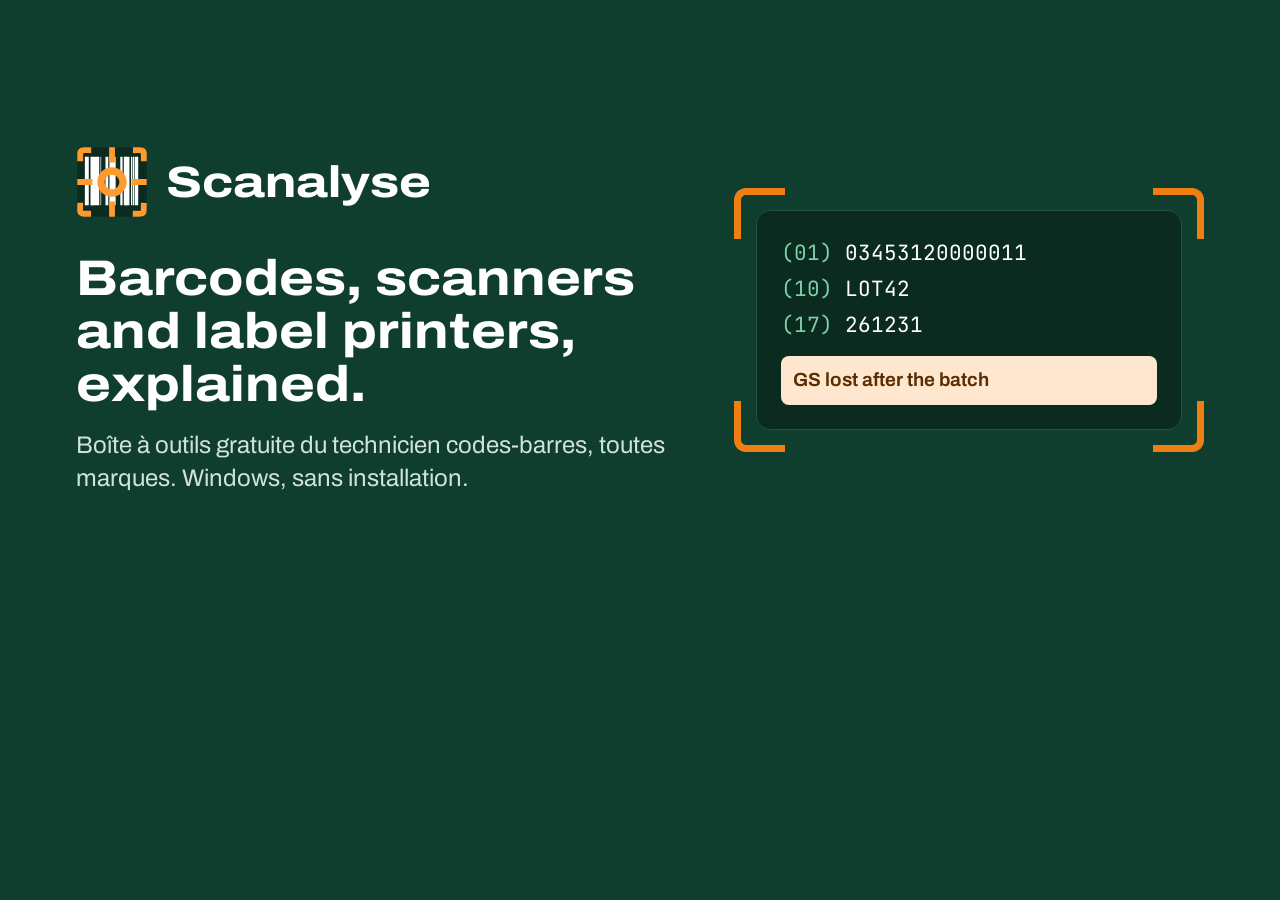
<file: site/og-source.html>
<!doctype html><html><head><meta charset="utf-8"><style>
@font-face{font-family:Archivo;src:url(fonts/archivo.woff2) format("woff2");font-weight:100 900;font-stretch:62% 125%}
@font-face{font-family:JBM;src:url(fonts/jetbrains-mono.woff2) format("woff2")}
html,body{margin:0;width:1280px;height:640px;background:#0F3D2E;color:#fff;font-family:Archivo}
.g{display:grid;grid-template-columns:1fr 470px;gap:56px;align-items:center;height:100%;padding:0 76px;box-sizing:border-box}
.b{display:flex;align-items:center;gap:18px;font-size:44px;font-weight:760;font-stretch:118%}
.b img{width:72px;height:72px}
h1{font-size:50px;line-height:1.06;font-weight:740;font-stretch:115%;margin:34px 0 18px}
p{font-size:24px;color:#CFE3D9;margin:0;line-height:1.35}
.f{position:relative;padding:22px}
.f span{position:absolute;width:44px;height:44px;border:7px solid #F07F13}
.a{top:0;left:0;border-right:0!important;border-bottom:0!important;border-top-left-radius:12px}.c{top:0;right:0;border-left:0!important;border-bottom:0!important;border-top-right-radius:12px}
.d{bottom:0;left:0;border-right:0!important;border-top:0!important;border-bottom-left-radius:12px}.e{bottom:0;right:0;border-left:0!important;border-top:0!important;border-bottom-right-radius:12px}
.r{background:#0B2A20;border:1px solid #23503F;border-radius:14px;padding:24px;font-family:JBM;font-size:21px;line-height:1.7}
.r i{font-style:normal;color:#7FD1A8;margin-right:12px}.w{margin-top:14px;background:#FFE7CF;color:#5A2E00;border-radius:8px;padding:8px 12px;font-family:Archivo;font-weight:650;font-size:19px}
</style></head><body><div class="g"><div>
<div class="b"><img src="logo.svg">Scanalyse</div>
<h1>Barcodes, scanners and label printers, explained.</h1>
<p>Boîte à outils gratuite du technicien codes-barres, toutes marques. Windows, sans installation.</p></div>
<div class="f"><span class="a"></span><span class="c"></span><span class="d"></span><span class="e"></span>
<div class="r"><div><i>(01)</i>03453120000011</div><div><i>(10)</i>LOT42</div><div><i>(17)</i>261231</div><div class="w">GS lost after the batch</div></div></div>
</div></body></html>
</file>
